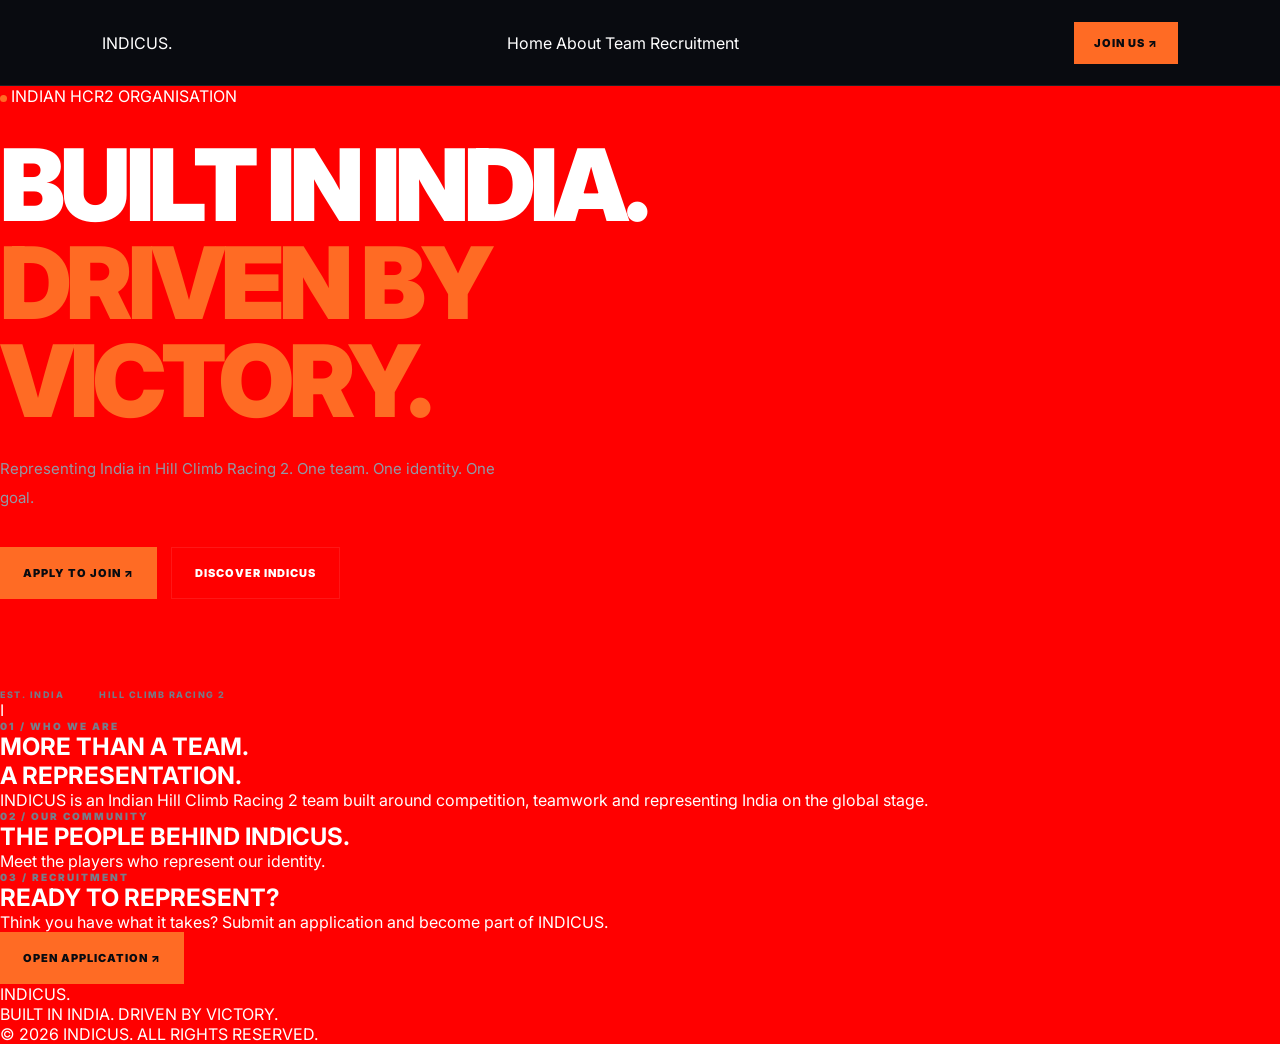
<file: Index.html>
<!DOCTYPE html>
<html lang="en">
<head>
    <meta charset="UTF-8">
    <meta name="viewport" content="width=device-width, initial-scale=1.0">

    <title>INDICUS — Built in India. Driven by Victory.</title>

    <link rel="stylesheet" href="style.css">
    <link rel="preconnect" href="https://fonts.googleapis.com">
    <link href="https://fonts.googleapis.com/css2?family=Inter:wght@400;500;600;700;800;900&display=swap" rel="stylesheet">
</head>

<body>

    <header class="navbar">
        <a href="#" class="logo">INDICUS<span>.</span></a>

        <nav>
            <a href="#home" class="active">Home</a>
            <a href="#about">About</a>
            <a href="#team">Team</a>
            <a href="#recruitment">Recruitment</a>
        </nav>

        <a href="#recruitment" class="nav-button">JOIN US ↗</a>
    </header>

    <main>

        <section class="hero" id="home">

            <div class="hero-content">

                <div class="tag">
                    <span class="status-dot"></span>
                    INDIAN HCR2 ORGANISATION
                </div>

                <h1>
                    BUILT IN INDIA.<br>
                    <span>DRIVEN BY VICTORY.</span>
                </h1>

                <p>
                    Representing India in Hill Climb Racing 2.
                    One team. One identity. One goal.
                </p>

                <div class="hero-buttons">
                    <a href="#recruitment" class="primary-button">
                        APPLY TO JOIN ↗
                    </a>

                    <a href="#about" class="secondary-button">
                        DISCOVER INDICUS
                    </a>
                </div>

                <div class="hero-bottom">
                    <span>EST. INDIA</span>
                    <span>HILL CLIMB RACING 2</span>
                </div>

            </div>

            <div class="hero-decoration">
                <div class="circle circle-one"></div>
                <div class="circle circle-two"></div>
                <div class="indian-stripe"></div>
                <div class="hero-mark">I</div>
            </div>

        </section>

        <section class="about" id="about">

            <div class="section-label">01 / WHO WE ARE</div>

            <h2>MORE THAN A TEAM.<br>
                <span>A REPRESENTATION.</span>
            </h2>

            <p>
                INDICUS is an Indian Hill Climb Racing 2 team
                built around competition, teamwork and representing
                India on the global stage.
            </p>

        </section>

        <section class="team" id="team">

            <div class="section-label">02 / OUR COMMUNITY</div>

            <h2>THE PEOPLE BEHIND <span>INDICUS.</span></h2>

            <p>Meet the players who represent our identity.</p>

        </section>

        <section class="recruitment" id="recruitment">

            <div class="section-label">03 / RECRUITMENT</div>

            <h2>READY TO REPRESENT?</h2>

            <p>
                Think you have what it takes?
                Submit an application and become part of INDICUS.
            </p>

            <a href="recruitment.html" class="primary-button">
                OPEN APPLICATION ↗
            </a>

        </section>

    </main>

    <footer>
        <div class="logo">INDICUS<span>.</span></div>
        <p>BUILT IN INDIA. DRIVEN BY VICTORY.</p>
        <span>© 2026 INDICUS. ALL RIGHTS RESERVED.</span>
    </footer>

    <script src="script.js"></script>

</body>
</html>
</file>
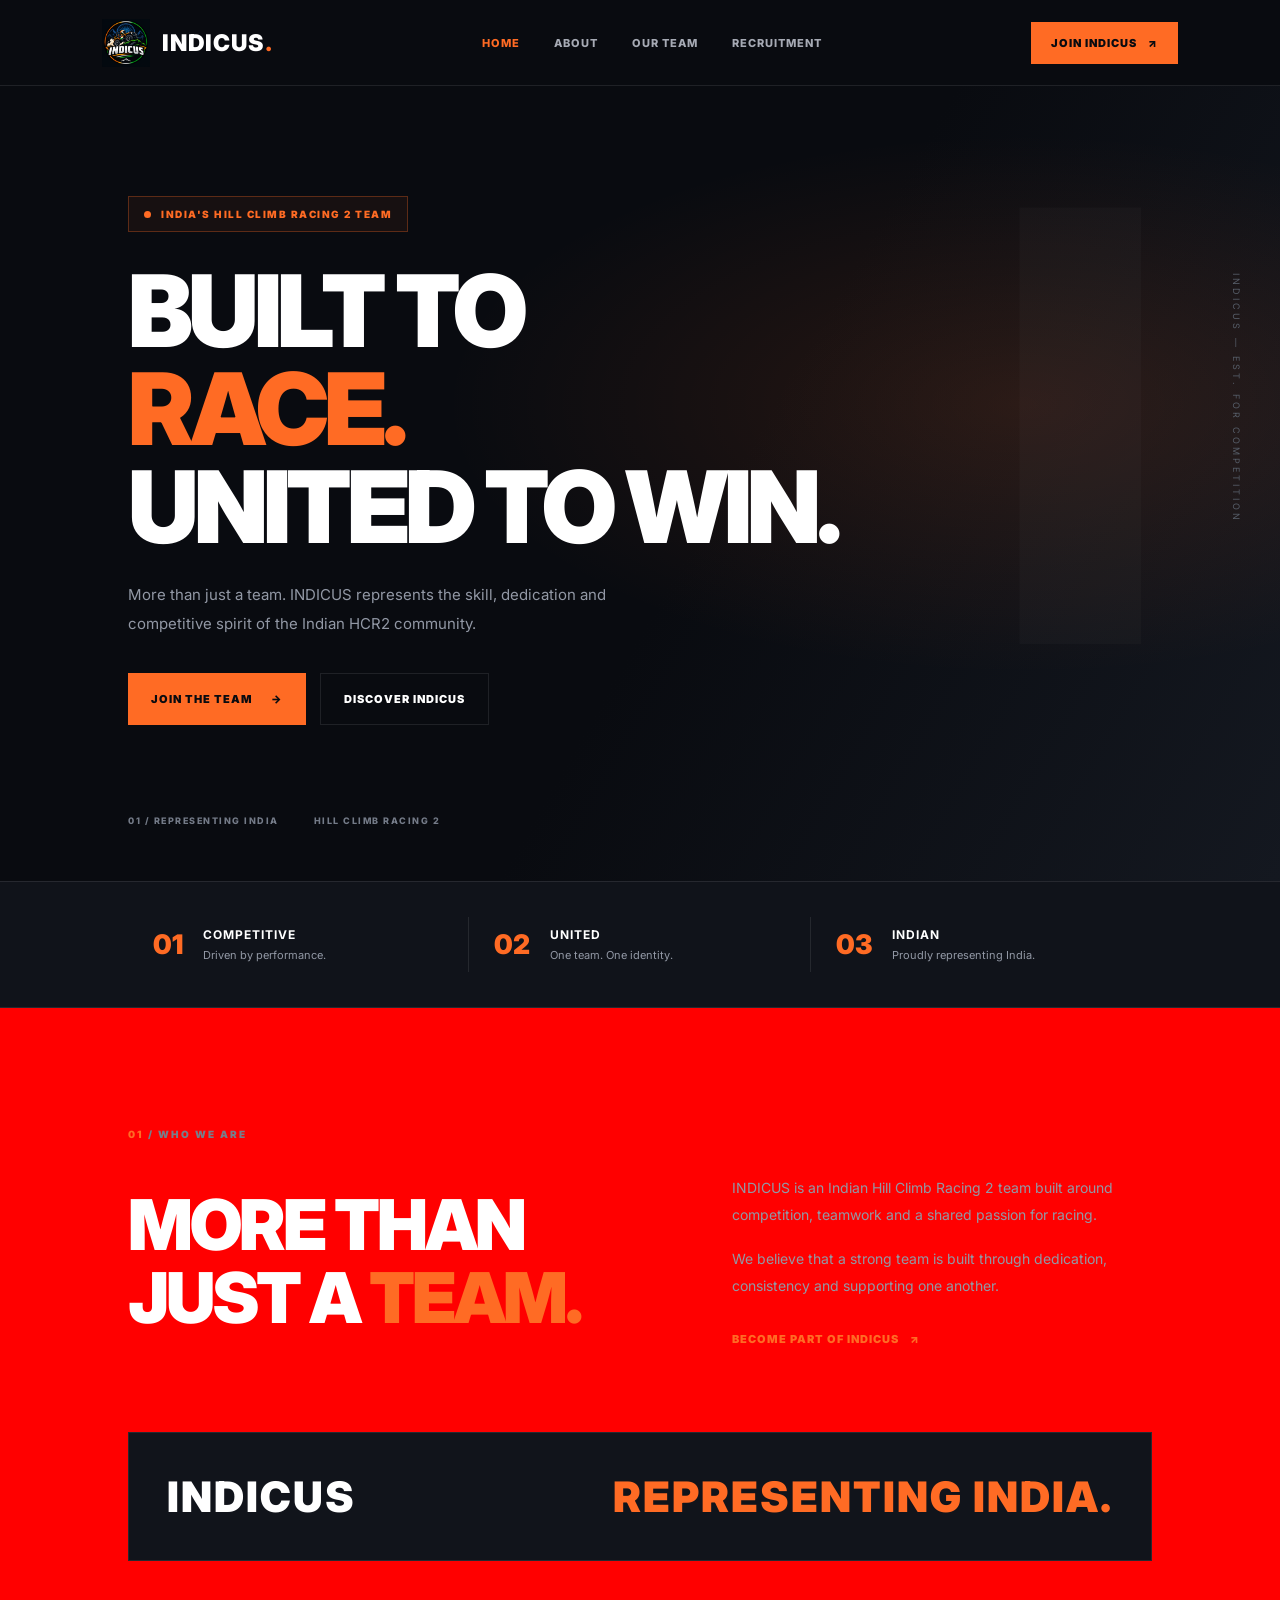
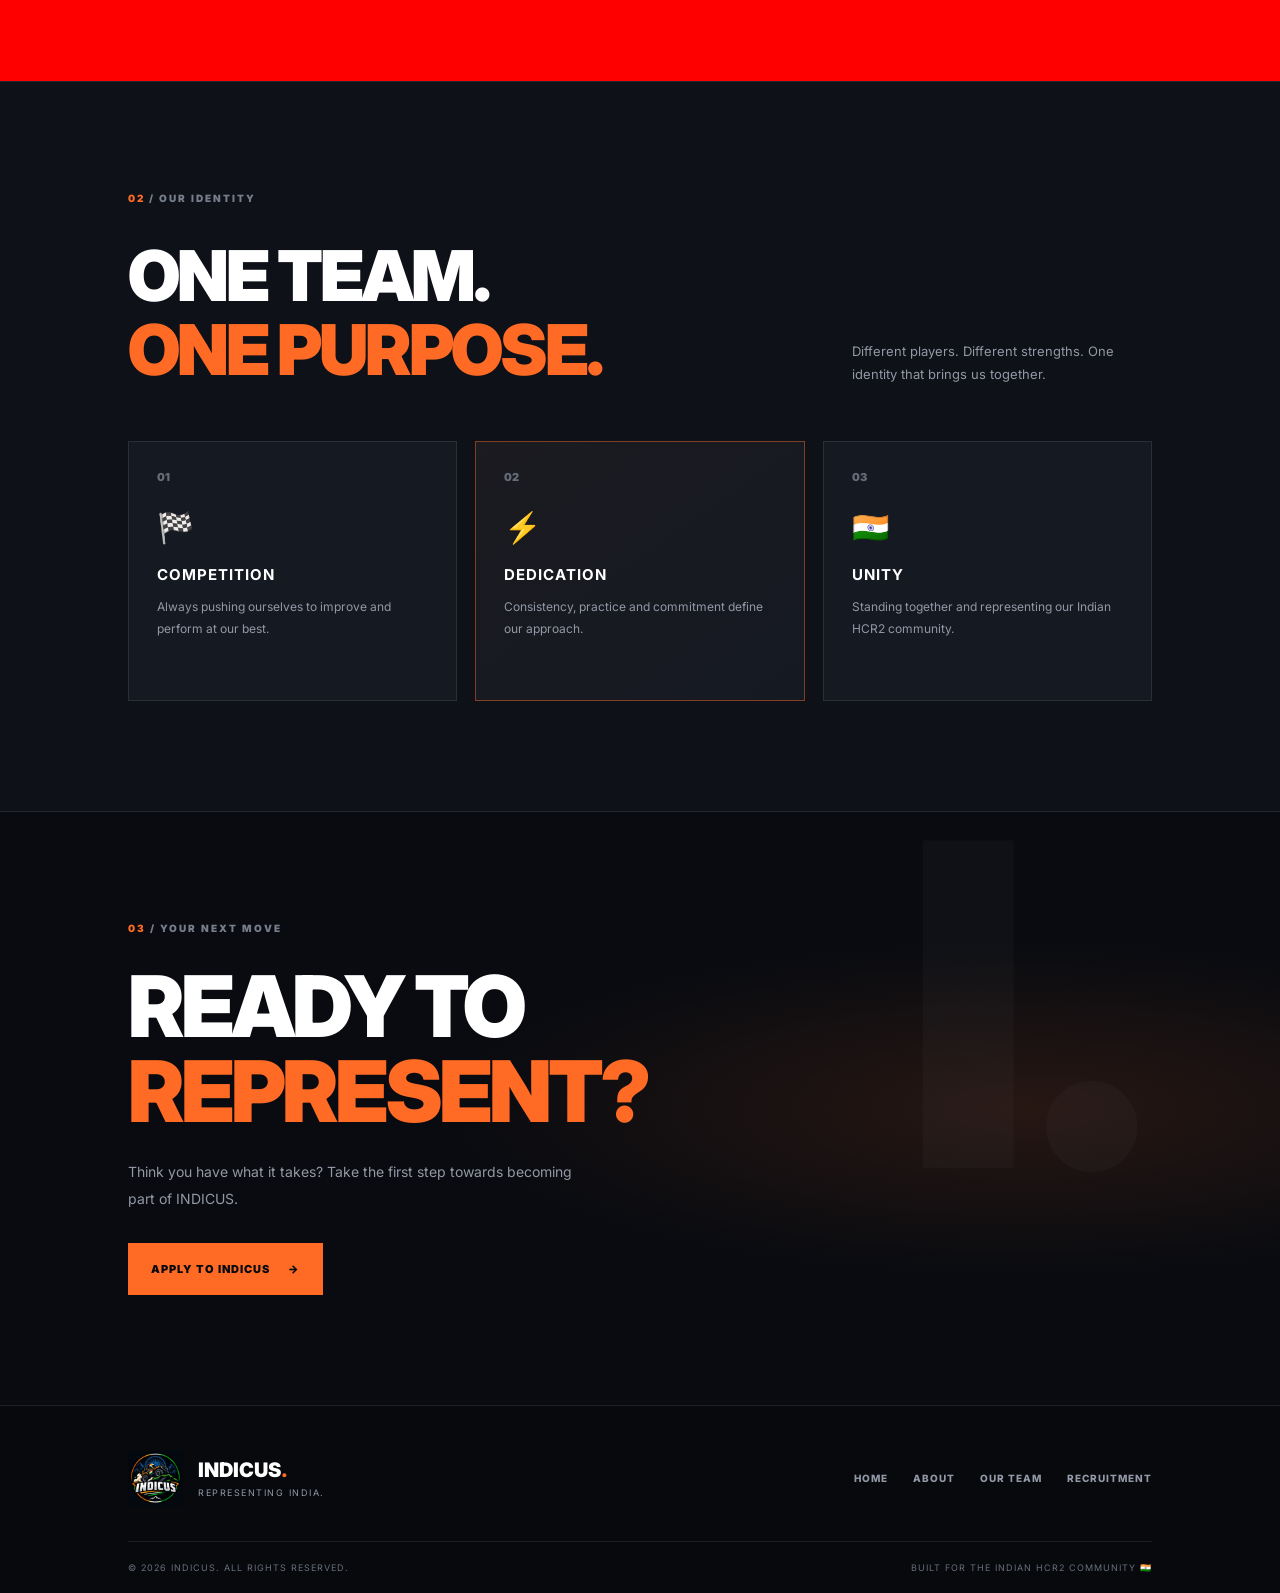
<file: index.html>
<!DOCTYPE html>
<html lang="en">

<head>
    <meta charset="UTF-8">
    <meta name="viewport" content="width=device-width, initial-scale=1.0">

    <title>INDICUS | Representing India</title>

    <meta name="description" content="INDICUS - An Indian competitive Hill Climb Racing 2 team. Built on skill. United by competition.">

    <link rel="stylesheet" href="style.css">

    <link rel="preconnect" href="https://fonts.googleapis.com">
    <link rel="preconnect" href="https://fonts.gstatic.com" crossorigin>

    <link href="https://fonts.googleapis.com/css2?family=Inter:wght@400;500;600;700;800;900&display=swap" rel="stylesheet">
</head>

<body>

    <!-- NAVIGATION -->

    <header class="navbar">

        <a href="index.html" class="brand">
            <img src="IndicusLogo.png" alt="INDICUS Logo">
            <span>INDICUS<span class="orange">.</span></span>
        </a>

        <nav class="nav-links" id="navLinks">
            <a href="#home" class="active">HOME</a>
            <a href="#about">ABOUT</a>
            <a href="#team">OUR TEAM</a>
            <a href="recruitment.html">RECRUITMENT</a>
        </nav>

        <a href="recruitment.html" class="nav-button">
            JOIN INDICUS <span>↗</span>
        </a>

        <button class="menu-toggle" id="menuToggle"
            aria-label="Toggle navigation" aria-expanded="false">
            ☰
        </button>

    </header>


    <main>

        <!-- HERO -->

        <section class="home-hero" id="home">

            <div class="hero-background"></div>

            <div class="hero-content">

                <div class="hero-tag">
                    <span class="status-dot"></span>
                    INDIA'S HILL CLIMB RACING 2 TEAM
                </div>

                <h1>
                    BUILT TO<br>
                    <span>RACE.</span><br>
                    UNITED TO WIN.
                </h1>

                <p>
                    More than just a team. INDICUS represents
                    the skill, dedication and competitive spirit
                    of the Indian HCR2 community.
                </p>

                <div class="hero-buttons">

                    <a href="recruitment.html" class="primary-button">
                        JOIN THE TEAM <span>→</span>
                    </a>

                    <a href="#about" class="secondary-button">
                        DISCOVER INDICUS
                    </a>

                </div>

                <div class="hero-bottom">
                    <span>01 / REPRESENTING INDIA</span>
                    <span>HILL CLIMB RACING 2</span>
                </div>

            </div>

            <div class="hero-side-text">
                INDICUS — EST. FOR COMPETITION
            </div>

        </section>


        <!-- TEAM HIGHLIGHTS -->

        <section class="highlights">

            <div class="highlight-item">
                <span class="highlight-number">01</span>
                <div>
                    <h3>COMPETITIVE</h3>
                    <p>Driven by performance.</p>
                </div>
            </div>

            <div class="highlight-item">
                <span class="highlight-number">02</span>
                <div>
                    <h3>UNITED</h3>
                    <p>One team. One identity.</p>
                </div>
            </div>

            <div class="highlight-item">
                <span class="highlight-number">03</span>
                <div>
                    <h3>INDIAN</h3>
                    <p>Proudly representing India.</p>
                </div>
            </div>

        </section>


        <!-- ABOUT -->

        <section class="about-section" id="about">

            <div class="section-label">
                <span>01</span> / WHO WE ARE
            </div>

            <div class="about-content">

                <div class="about-heading">
                    <h2>
                        MORE THAN<br>
                        JUST A <span>TEAM.</span>
                    </h2>
                </div>

                <div class="about-description">

                    <p>
                        INDICUS is an Indian Hill Climb Racing 2
                        team built around competition, teamwork
                        and a shared passion for racing.
                    </p>

                    <p>
                        We believe that a strong team is built
                        through dedication, consistency and
                        supporting one another.
                    </p>

                    <a href="recruitment.html" class="text-link">
                        BECOME PART OF INDICUS <span>↗</span>
                    </a>

                </div>

            </div>

            <div class="about-banner">
                <span>INDICUS</span>
                <span class="banner-orange">REPRESENTING INDIA.</span>
            </div>

        </section>


        <!-- TEAM -->

        <section class="team-section" id="team">

            <div class="section-label">
                <span>02</span> / OUR IDENTITY
            </div>

            <div class="team-heading">

                <div>
                    <h2>
                        ONE TEAM.<br>
                        <span>ONE PURPOSE.</span>
                    </h2>
                </div>

                <p>
                    Different players. Different strengths.
                    One identity that brings us together.
                </p>

            </div>


            <div class="team-grid">

                <div class="team-card">

                    <div class="team-card-number">01</div>

                    <div class="team-card-icon">🏁</div>

                    <h3>COMPETITION</h3>

                    <p>
                        Always pushing ourselves to improve
                        and perform at our best.
                    </p>

                </div>


                <div class="team-card featured-card">

                    <div class="team-card-number">02</div>

                    <div class="team-card-icon">⚡</div>

                    <h3>DEDICATION</h3>

                    <p>
                        Consistency, practice and commitment
                        define our approach.
                    </p>

                </div>


                <div class="team-card">

                    <div class="team-card-number">03</div>

                    <div class="team-card-icon">🇮🇳</div>

                    <h3>UNITY</h3>

                    <p>
                        Standing together and representing
                        our Indian HCR2 community.
                    </p>

                </div>

            </div>

        </section>


        <!-- RECRUITMENT CTA -->

        <section class="join-section">

            <div class="join-content">

                <div class="section-label">
                    <span>03</span> / YOUR NEXT MOVE
                </div>

                <h2>
                    READY TO<br>
                    <span>REPRESENT?</span>
                </h2>

                <p>
                    Think you have what it takes?
                    Take the first step towards becoming
                    part of INDICUS.
                </p>

                <a href="recruitment.html" class="primary-button">
                    APPLY TO INDICUS <span>→</span>
                </a>

            </div>

            <div class="join-decoration">I.</div>

        </section>

    </main>


    <!-- FOOTER -->

    <footer class="footer">

        <div class="footer-top">

            <div class="footer-brand">

                <img src="IndicusLogo.png" alt="INDICUS Logo">

                <div>
                    <h3>INDICUS<span>.</span></h3>
                    <p>REPRESENTING INDIA.</p>
                </div>

            </div>

            <div class="footer-links">
                <a href="#home">HOME</a>
                <a href="#about">ABOUT</a>
                <a href="#team">OUR TEAM</a>
                <a href="recruitment.html">RECRUITMENT</a>
            </div>

        </div>

        <div class="footer-bottom">

            <span>© 2026 INDICUS. ALL RIGHTS RESERVED.</span>

            <span>BUILT FOR THE INDIAN HCR2 COMMUNITY 🇮🇳</span>

        </div>

    </footer>


    <script src="script.js"></script>

</body>
</html>
</file>
<file: style.css>
/* =========================================
   GLOBAL
========================================= */

* {
    margin: 0;
    padding: 0;
    box-sizing: border-box;
}

html {
    scroll-behavior: smooth;
}

body {
    background: #090b10;
    color: #ffffff;
    font-family: 'Inter', Arial, sans-serif;
    overflow-x: hidden;
}

:root {
    --orange: #ff6b24;
    --orange-light: #ff8b45;
    --background: #090b10;
    --card: #11141b;
    --border: rgba(255,255,255,0.09);
    --muted: #9298a5;
}

a {
    color: inherit;
    text-decoration: none;
}

button,
input,
textarea,
select {
    font: inherit;
}


/* =========================================
   NAVIGATION
========================================= */

.navbar {
    width: 100%;
    min-height: 86px;
    padding: 0 8%;
    display: flex;
    align-items: center;
    justify-content: space-between;
    background: #090b10;
    border-bottom: 1px solid var(--border);
    position: sticky;
    top: 0;
    z-index: 1000;
}

.brand {
    display: flex;
    align-items: center;
    gap: 12px;
    font-size: 23px;
    font-weight: 900;
    letter-spacing: 1px;
}

.brand img {
    width: 48px;
    height: 48px;
    object-fit: contain;
}

.orange {
    color: var(--orange);
}

.nav-links {
    display: flex;
    align-items: center;
    gap: 34px;
}

.nav-links a {
    color: #a6aab4;
    font-size: 11px;
    font-weight: 800;
    letter-spacing: 1px;
    transition: 0.25s;
}

.nav-links a:hover,
.nav-links a.active {
    color: var(--orange);
}

.nav-button {
    padding: 14px 20px;
    background: var(--orange);
    color: #090b10;
    font-size: 11px;
    font-weight: 900;
    letter-spacing: 1px;
    transition: 0.25s;
}

.nav-button:hover,
.primary-button:hover {
    background: var(--orange-light);
    transform: translateY(-2px);
}

.nav-button span {
    margin-left: 8px;
}

.menu-toggle {
    display: none;
    background: none;
    border: none;
    color: white;
    font-size: 25px;
    cursor: pointer;
}


/* =========================================
   HOMEPAGE HERO
========================================= */

.home-hero {
    min-height: 690px;
    padding: 110px 10% 55px;
    position: relative;
    display: flex;
    align-items: center;
    overflow: hidden;
    background:
        radial-gradient(ellipse at 80% 40%, rgba(255,107,36,0.13), transparent 40%),
        linear-gradient(120deg, #090b10 55%, #141820);
}

.home-hero::before {
    content: "I";
    position: absolute;
    right: 9%;
    top: 40px;
    font-size: 600px;
    font-weight: 900;
    line-height: 1;
    color: rgba(255,255,255,0.018);
    pointer-events: none;
}

.hero-content {
    max-width: 760px;
    position: relative;
    z-index: 2;
}

.hero-tag,
.recruit-tag {
    display: inline-flex;
    align-items: center;
    gap: 10px;
    padding: 11px 15px;
    border: 1px solid rgba(255,107,36,0.3);
    background: rgba(255,107,36,0.06);
    color: var(--orange);
    font-size: 10px;
    font-weight: 900;
    letter-spacing: 1.5px;
}

.status-dot,
.recruit-tag span {
    width: 7px;
    height: 7px;
    border-radius: 50%;
    background: var(--orange);
    display: inline-block;
}

.hero-content h1 {
    margin-top: 30px;
    font-size: clamp(55px, 8vw, 100px);
    line-height: 0.98;
    font-weight: 900;
    letter-spacing: -5px;
}

.hero-content h1 span,
.about-heading h2 span,
.team-heading h2 span,
.join-content h2 span {
    color: var(--orange);
}

.hero-content > p {
    max-width: 520px;
    margin-top: 25px;
    color: var(--muted);
    font-size: 15px;
    line-height: 1.9;
}

.hero-buttons {
    display: flex;
    gap: 14px;
    margin-top: 35px;
    flex-wrap: wrap;
}

.primary-button,
.secondary-button {
    min-height: 52px;
    padding: 0 23px;
    display: inline-flex;
    align-items: center;
    justify-content: center;
    gap: 18px;
    font-size: 11px;
    font-weight: 900;
    letter-spacing: 1px;
    transition: 0.25s;
}

.primary-button {
    background: var(--orange);
    color: #090b10;
}

.secondary-button {
    border: 1px solid var(--border);
    color: white;
}

.secondary-button:hover {
    border-color: var(--orange);
    color: var(--orange);
}

.hero-bottom {
    display: flex;
    gap: 35px;
    margin-top: 90px;
    color: #747b88;
    font-size: 9px;
    font-weight: 800;
    letter-spacing: 1.5px;
}

.hero-side-text {
    position: absolute;
    right: 3%;
    bottom: 45%;
    writing-mode: vertical-rl;
    color: #565d68;
    font-size: 9px;
    letter-spacing: 3px;
}


/* =========================================
   HIGHLIGHTS
========================================= */

.highlights {
    padding: 35px 10%;
    display: grid;
    grid-template-columns: repeat(3, 1fr);
    background: #10131a;
    border-top: 1px solid var(--border);
    border-bottom: 1px solid var(--border);
}

.highlight-item {
    display: flex;
    align-items: center;
    gap: 20px;
    padding: 10px 25px;
    border-right: 1px solid var(--border);
}

.highlight-item:last-child {
    border-right: none;
}

.highlight-number {
    color: var(--orange);
    font-size: 27px;
    font-weight: 900;
}

.highlight-item h3 {
    font-size: 12px;
    letter-spacing: 1px;
}

.highlight-item p {
    margin-top: 6px;
    color: var(--muted);
    font-size: 11px;
}


/* =========================================
   SECTION LABEL
========================================= */

.section-label {
    color: #777e8b;
    font-size: 10px;
    font-weight: 900;
    letter-spacing: 2px;
}

.section-label span {
    color: var(--orange);
}


/* =========================================
   ABOUT
========================================= */

.about-section {
    padding: 120px 10%;
}

.about-content {
    display: grid;
    grid-template-columns: 1fr 0.8fr;
    gap: 80px;
    align-items: center;
    margin-top: 35px;
}

.about-heading h2,
.team-heading h2 {
    font-size: clamp(42px, 6vw, 70px);
    font-weight: 900;
    line-height: 1.05;
    letter-spacing: -3px;
}

.about-description p {
    color: var(--muted);
    font-size: 14px;
    line-height: 1.9;
    margin-bottom: 18px;
}

.text-link {
    display: inline-block;
    margin-top: 15px;
    color: var(--orange);
    font-size: 11px;
    font-weight: 900;
    letter-spacing: 1px;
}

.text-link span {
    margin-left: 8px;
}

.about-banner {
    margin-top: 85px;
    padding: 38px;
    display: flex;
    justify-content: space-between;
    align-items: center;
    gap: 20px;
    background: #11141b;
    border: 1px solid var(--border);
    font-size: clamp(20px, 4vw, 42px);
    font-weight: 900;
    letter-spacing: 2px;
}

.banner-orange {
    color: var(--orange);
}


/* =========================================
   TEAM
========================================= */

.team-section {
    padding: 110px 10%;
    background: #0e1118;
    border-top: 1px solid var(--border);
    border-bottom: 1px solid var(--border);
}

.team-heading {
    margin-top: 35px;
    display: flex;
    justify-content: space-between;
    align-items: end;
    gap: 30px;
}

.team-heading > p {
    max-width: 300px;
    color: var(--muted);
    font-size: 13px;
    line-height: 1.8;
}

.team-grid {
    display: grid;
    grid-template-columns: repeat(3, 1fr);
    gap: 18px;
    margin-top: 55px;
}

.team-card {
    min-height: 260px;
    padding: 28px;
    background: #151922;
    border: 1px solid var(--border);
    position: relative;
    transition: 0.3s;
}

.team-card:hover {
    transform: translateY(-7px);
    border-color: var(--orange);
}

.featured-card {
    border-color: rgba(255,107,36,0.45);
    background: linear-gradient(145deg, #1b1b20, #151922);
}

.team-card-number {
    color: #666d79;
    font-size: 11px;
    font-weight: 900;
}

.team-card-icon {
    margin-top: 25px;
    font-size: 30px;
}

.team-card h3 {
    margin-top: 20px;
    font-size: 15px;
    letter-spacing: 1px;
}

.team-card p {
    margin-top: 12px;
    color: var(--muted);
    font-size: 12px;
    line-height: 1.8;
}


/* =========================================
   JOIN SECTION
========================================= */

.join-section {
    padding: 110px 10%;
    position: relative;
    overflow: hidden;
    background:
        radial-gradient(ellipse at 80% 50%, rgba(255,107,36,0.12), transparent 40%),
        #090b10;
}

.join-content {
    position: relative;
    z-index: 2;
}

.join-content h2 {
    margin-top: 30px;
    font-size: clamp(50px, 7vw, 85px);
    font-weight: 900;
    line-height: 1;
    letter-spacing: -4px;
}

.join-content p {
    max-width: 450px;
    margin: 25px 0 30px;
    color: var(--muted);
    font-size: 14px;
    line-height: 1.9;
}

.join-decoration {
    position: absolute;
    right: 10%;
    top: -80px;
    color: rgba(255,255,255,0.025);
    font-size: 450px;
    font-weight: 900;
}


/* =========================================
   FOOTER
========================================= */

.footer {
    padding: 45px 10% 20px;
    background: #07090d;
    border-top: 1px solid var(--border);
}

.footer-top {
    display: flex;
    justify-content: space-between;
    align-items: center;
    gap: 30px;
    padding-bottom: 35px;
}

.footer-brand {
    display: flex;
    align-items: center;
    gap: 15px;
}

.footer-brand img {
    width: 55px;
    height: 55px;
    object-fit: contain;
}

.footer-brand h3 {
    font-size: 20px;
    font-weight: 900;
}

.footer-brand h3 span {
    color: var(--orange);
}

.footer-brand p {
    margin-top: 5px;
    color: var(--muted);
    font-size: 9px;
    letter-spacing: 1.5px;
}

.footer-links {
    display: flex;
    flex-wrap: wrap;
    gap: 25px;
}

.footer-links a {
    color: #9298a5;
    font-size: 10px;
    font-weight: 800;
    letter-spacing: 1px;
}

.footer-links a:hover {
    color: var(--orange);
}

.footer-bottom {
    display: flex;
    justify-content: space-between;
    gap: 15px;
    padding-top: 20px;
    border-top: 1px solid var(--border);
    color: #686f7b;
    font-size: 9px;
    letter-spacing: 1px;
}


/* =========================================
   RECRUITMENT HERO
========================================= */

.recruit-hero {
    padding: 110px 10%;
    background:
        radial-gradient(ellipse at 80% 40%, rgba(255,107,36,0.12), transparent 40%),
        #0c0f15;
}

.recruit-hero h1 {
    margin-top: 30px;
    font-size: clamp(48px, 7vw, 85px);
    font-weight: 900;
    line-height: 1;
    letter-spacing: -3px;
}

.recruit-hero h1 span {
    color: var(--orange);
}

.recruit-hero > p {
    max-width: 550px;
    margin-top: 25px;
    color: var(--muted);
    font-size: 14px;
    line-height: 1.9;
}

.recruit-info {
    display: flex;
    flex-wrap: wrap;
    gap: 25px;
    margin-top: 40px;
    color: #a0a6b1;
    font-size: 10px;
    font-weight: 800;
    letter-spacing: 1px;
}


/* =========================================
   APPLICATION FORM
========================================= */

.application-section {
    padding: 90px 10%;
}

.application-heading {
    margin-bottom: 40px;
}

.application-heading h2 {
    margin-top: 18px;
    font-size: clamp(35px, 5vw, 55px);
    font-weight: 900;
}

.application-heading h2 span {
    color: var(--orange);
}

.application-heading > p {
    margin-top: 12px;
    color: var(--muted);
    font-size: 13px;
    line-height: 1.8;
}

.form-card {
    padding: 35px;
    margin-bottom: 22px;
    background: var(--card);
    border: 1px solid var(--border);
}

.form-card-heading {
    display: flex;
    align-items: center;
    gap: 18px;
    margin-bottom: 30px;
}

.form-number {
    width: 43px;
    height: 43px;
    display: grid;
    place-items: center;
    background: rgba(255,107,36,0.12);
    color: var(--orange);
    font-size: 15px;
    font-weight: 900;
}

.form-card-heading h3 {
    font-size: 14px;
    letter-spacing: 1px;
}

.form-card-heading p {
    margin-top: 6px;
    color: var(--muted);
    font-size: 11px;
}

.form-grid {
    display: grid;
    grid-template-columns: repeat(2, 1fr);
    gap: 24px;
}

.form-group {
    display: flex;
    flex-direction: column;
    gap: 10px;
}

.form-group label {
    color: #dce0e7;
    font-size: 11px;
    font-weight: 800;
}

.form-group input,
.form-group select,
.form-group textarea {
    width: 100%;
    padding: 15px;
    background: #090c12;
    border: 1px solid var(--border);
    outline: none;
    color: white;
    font-size: 12px;
    transition: 0.25s;
}

.form-group input:focus,
.form-group select:focus,
.form-group textarea:focus {
    border-color: var(--orange);
}

.form-group input::placeholder,
.form-group textarea::placeholder {
    color: #626977;
}

.form-group select {
    cursor: pointer;
}

.form-group textarea {
    min-height: 130px;
    resize: vertical;
    line-height: 1.7;
}

.full-width {
    margin-bottom: 25px;
}

.character-info {
    color: var(--muted);
    font-size: 10px;
    text-align: right;
}

.submit-area {
    padding: 25px 0;
}

.submit-area > p {
    margin-bottom: 20px;
    color: var(--muted);
    font-size: 11px;
    line-height: 1.7;
}

.submit-button {
    padding: 17px 25px;
    background: var(--orange);
    border: none;
    color: #090b10;
    font-size: 11px;
    font-weight: 900;
    letter-spacing: 1px;
    cursor: pointer;
    transition: 0.25s;
}

.submit-button:hover {
    background: var(--orange-light);
    transform: translateY(-2px);
}

#formMessage {
    margin-top: 18px;
    font-size: 12px;
    line-height: 1.7;
}


/* =========================================
   RESPONSIVE
========================================= */

@media (max-width: 900px) {

    .navbar {
        padding: 0 5%;
    }

    .nav-links {
        gap: 18px;
    }

    .nav-button {
        display: none;
    }

    .about-content {
        gap: 35px;
    }

    .highlights {
        padding: 30px 5%;
    }

    .team-grid {
        gap: 12px;
    }

}

@media (max-width: 650px) {

    .navbar {
        min-height: 72px;
    }

    .brand img {
        width: 42px;
        height: 42px;
    }

    .menu-toggle {
        display: block;
    }

    .nav-links {
        display: none;
        position: absolute;
        top: 72px;
        left: 0;
        width: 100%;
        padding: 25px 7%;
        flex-direction: column;
        align-items: flex-start;
        gap: 25px;
        background: #0d1017;
        border-bottom: 1px solid var(--border);
    }

    .nav-links.show {
        display: flex;
    }

    .home-hero {
        min-height: 650px;
        padding: 90px 7% 35px;
    }

    .hero-content h1 {
        letter-spacing: -3px;
    }

    .hero-bottom {
        flex-direction: column;
        gap: 12px;
        margin-top: 65px;
    }

    .hero-side-text {
        display: none;
    }

    .highlights {
        grid-template-columns: 1fr;
        padding: 20px 7%;
    }

    .highlight-item {
        padding: 18px 5px;
        border-right: none;
        border-bottom: 1px solid var(--border);
    }

    .highlight-item:last-child {
        border-bottom: none;
    }

    .about-section,
    .team-section,
    .join-section {
        padding: 80px 7%;
    }

    .about-content {
        grid-template-columns: 1fr;
        gap: 25px;
    }

    .about-banner {
        flex-direction: column;
        align-items: flex-start;
        padding: 25px;
        margin-top: 50px;
    }

    .team-heading {
        flex-direction: column;
        align-items: flex-start;
    }

    .team-grid {
        grid-template-columns: 1fr;
    }

    .team-card {
        min-height: 230px;
    }

    .join-decoration {
        right: -15%;
        font-size: 300px;
    }

    .footer {
        padding: 40px 7% 20px;
    }

    .footer-top,
    .footer-bottom {
        flex-direction: column;
        align-items: flex-start;
    }

    .footer-links {
        gap: 18px;
    }

    .application-section {
        padding: 65px 6%;
    }

    .recruit-hero {
        padding: 85px 7%;
    }

    .form-card {
        padding: 23px 18px;
    }

    .form-grid {
        grid-template-columns: 1fr;
    }

    .recruit-info {
        flex-direction: column;
        gap: 15px;
    }

}

body {
    background: red !important;
}
</file>
